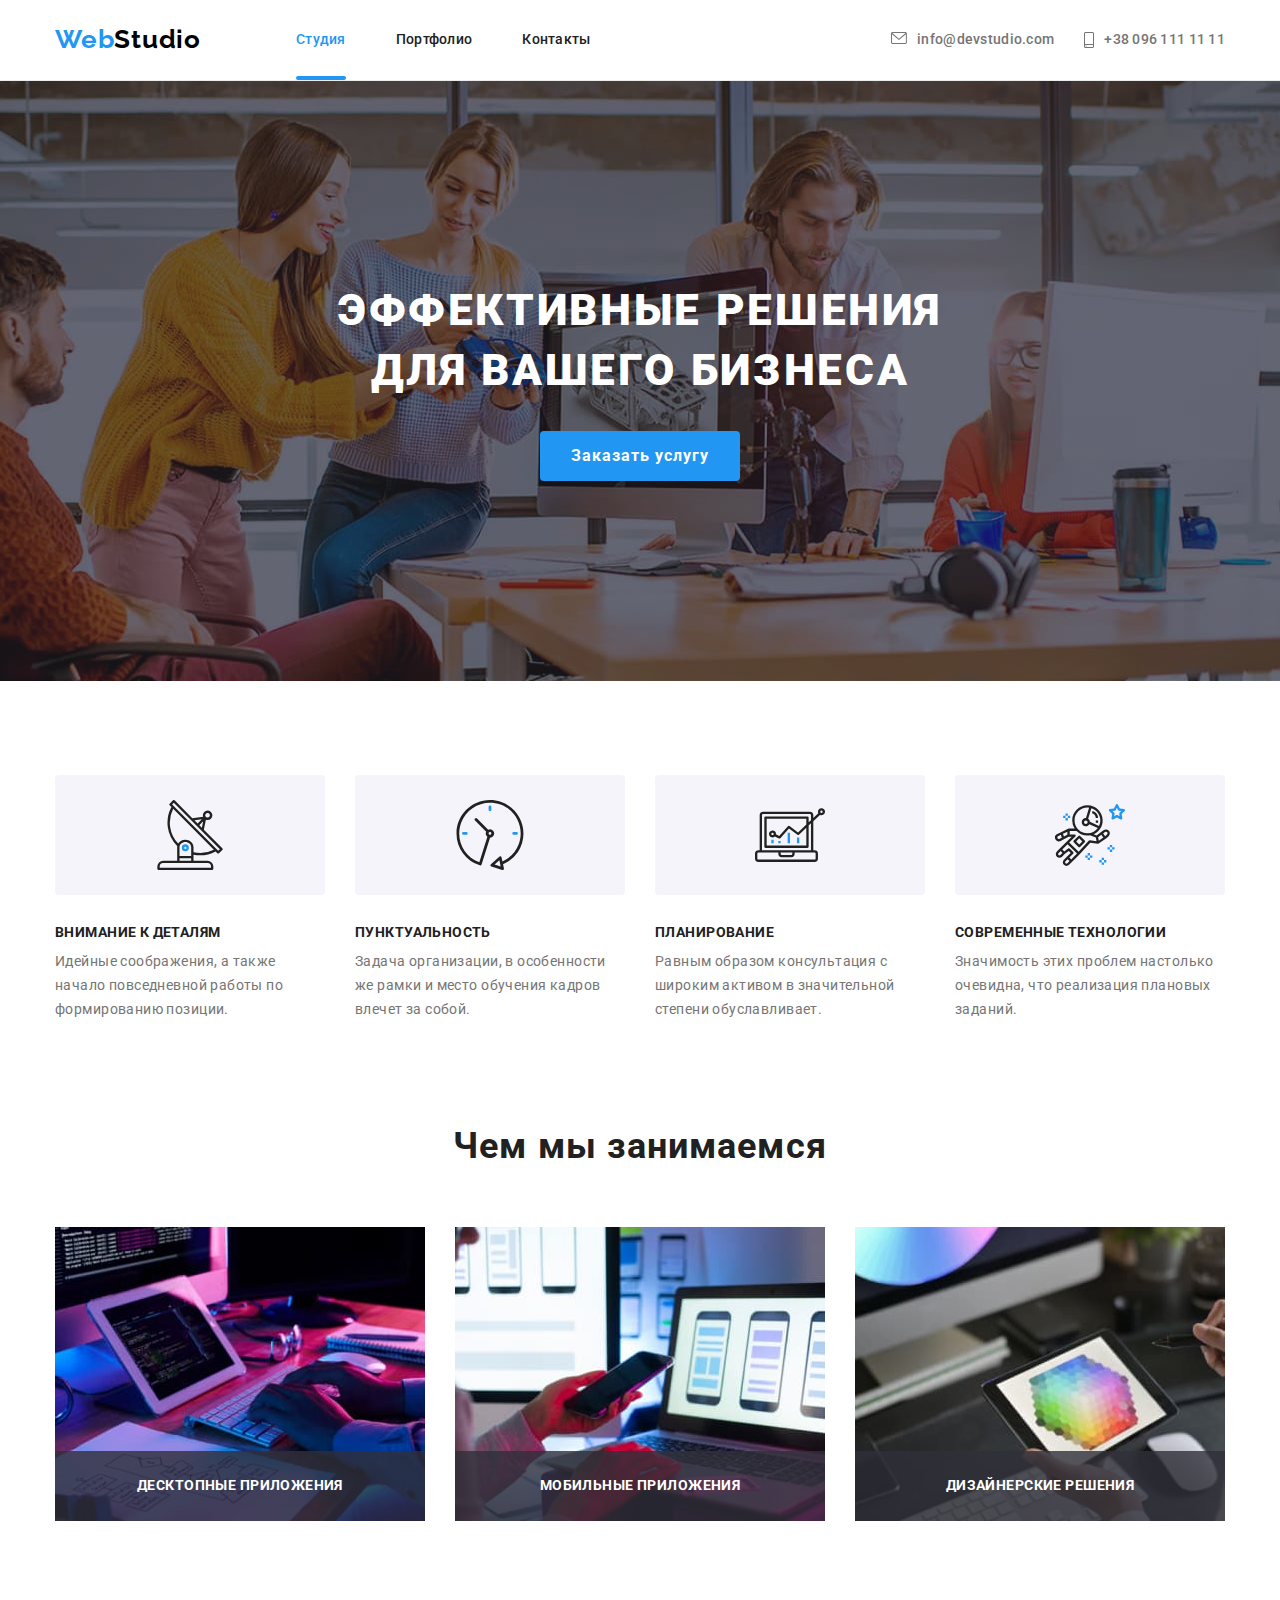
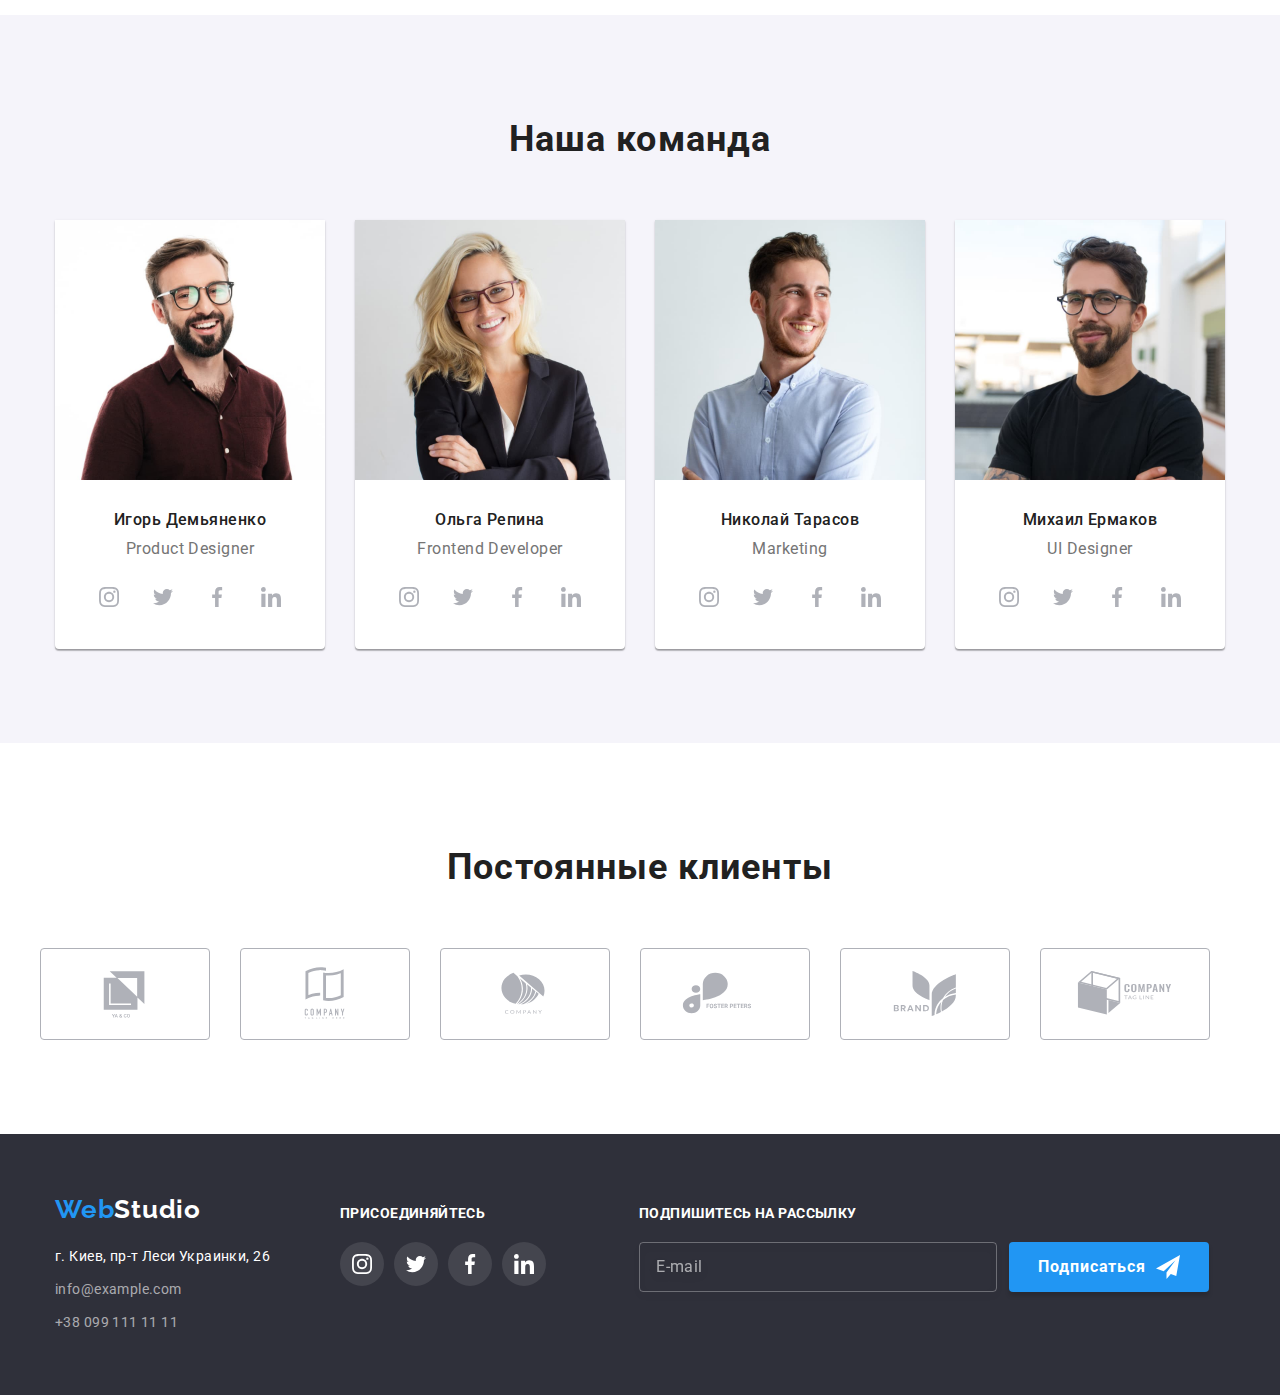
<file: index.html>
<!DOCTYPE html>
<html lang="ru">
  <head>
    <meta charset="UTF-8" />
    <meta http-equiv="X-UA-Compatible" content="IE=edge" />
    <meta name="viewport" content="width=device-width, initial-scale=1.0" />
    <title>Студия</title>

    <link rel="preconnect" href="https://fonts.googleapis.com" />
    <link rel="preconnect" href="https://fonts.gstatic.com" crossorigin />
    <link
      href="https://fonts.googleapis.com/css2?family=Raleway:wght@700&family=Roboto:ital,wght@0,500;0,700;0,900;1,400&display=swap"
      rel="stylesheet"
    />
    <link
      rel="stylesheet"
      href="https://cdnjs.cloudflare.com/ajax/libs/modern-normalize/1.1.0/modern-normalize.min.css"
    />
    <link rel="stylesheet" href="./css/style.css" />
  </head>

  <body>
    <!--Шапка-->
    <header class="header">
      <div class="container">
        <nav class="header-nav">
          <a href="./index.html" class="logo-link link">
            <span class="logo-web">Web</span><span class="logo-studio">Studio</span>
          </a>
          <ul class="nav-list list">
            <li class="nav-item"><a href="" class="nav-link link current">Студия</a></li>
            <li class="nav-item"><a href="./portfolio.html" class="nav-link link">Портфолио</a></li>
            <li class="nav-item"><a href="" class="nav-link link">Контакты</a></li>
          </ul>
        </nav>

        <ul class="contact-list list">
          <li class="contact-item">
            <a href="mailto:info@devstudio.com" class="mail-link link">
              <svg class="contact-icon" width="16" height="12">
                <use href="./img/icons.svg#icon-envelope"></use></svg
              >info@devstudio.com</a
            >
          </li>
          <li class="contact-item">
            <a href="tel:+380961111111" class="tel-link link">
              <svg class="contact-icon" width="10" height="16">
                <use href="./img/icons.svg#icon-smartphone"></use></svg
              >+38 096 111 11 11</a
            >
          </li>
        </ul>
      </div>
    </header>

    <!--Основное-->
    <main>
      <section class="hero">
        <div class="container hero-container">
          <h1 class="hero-title">Эффективные решения для вашего бизнеса</h1>
          <button type="button" class="hero-button" data-modal-open>Заказать услугу</button>
        </div>
      </section>

      <section class="section benefits">
        <div class="container">
          <!--Скрытый заголовок-->
          <h2 class="visually-hidden">Особенности</h2>
          <ul class="benefits-list list">
            <li class="benefits-item">
              <div class="benefits-container">
                <div class="benefits-center">
                  <svg class="benefits-icon" width="70" height="70">
                    <use href="./img/icons.svg#icon-antenna"></use>
                  </svg>
                </div>
              </div>
              <h3 class="benefits-title">Внимание к деталям</h3>
              <p class="benefits-text">
                Идейные соображения, а также начало повседневной работы по формированию позиции.
              </p>
            </li>
            <li class="benefits-item">
              <div class="benefits-container">
                <div class="benefits-center">
                  <svg class="benefits-icon" width="70" height="70">
                    <use href="./img/icons.svg#icon-clock"></use>
                  </svg>
                </div>
              </div>
              <h3 class="benefits-title">Пунктуальность</h3>
              <p class="benefits-text">
                Задача организации, в особенности же рамки и место обучения кадров влечет за собой.
              </p>
            </li>
            <li class="benefits-item">
              <div class="benefits-container">
                <div class="benefits-center">
                  <svg class="benefits-icon" width="70" height="70">
                    <use href="./img/icons.svg#icon-diagram"></use>
                  </svg>
                </div>
              </div>
              <h3 class="benefits-title">Планирование</h3>
              <p class="benefits-text">
                Равным образом консультация с широким активом в значительной степени обуславливает.
              </p>
            </li>
            <li class="benefits-item">
              <div class="benefits-container">
                <div class="benefits-center">
                  <svg class="benefits-icon" width="70" height="70">
                    <use href="./img/icons.svg#icon-astronaut"></use>
                  </svg>
                </div>
              </div>
              <h3 class="benefits-title">Современные технологии</h3>
              <p class="benefits-text">
                Значимость этих проблем настолько очевидна, что реализация плановых заданий.
              </p>
            </li>
          </ul>
        </div>
      </section>

      <section class="section about">
        <h2 class="about-title">Чем мы занимаемся</h2>
        <div class="container container-about">
          <ul class="about-list list">
            <li class="about-item">
              <div class="about-img">
                <img
                  src="./img/im1.jpg"
                  alt="Крупный план работающий программист стол офис"
                  width="370"
                />
                <h3 class="about-text">Десктопные приложения</h3>
              </div>
            </li>
            <li class="about-item">
              <div class="about-img">
                <img
                  src="./img/im2.jpg"
                  alt="Дизайнеры разрабатывают приложение интерфейс для мобильного телефона"
                  width="370"
                />
                <h3 class="about-text">Мобильные приложения</h3>
              </div>
            </li>
            <li class="about-item">
              <div class="about-img">
                <img
                  src="./img/im3.jpg"
                  alt="Веб-дизайнер выбирает цвет на графическом планшете"
                  width="370"
                />
                <h3 class="about-text">Дизайнерские решения</h3>
              </div>
            </li>
          </ul>
        </div>
      </section>

      <section class="section team">
        <div class="container">
          <h2 class="team-title">Наша команда</h2>
          <ul class="team-list list">
            <li class="team-item">
              <img src="./img/team1.jpg" alt="Фото Игоря Демьяненко" width="270" />
              <div class="team-container">
                <h3 class="team-person">Игорь Демьяненко</h3>
                <p lang="en" class="team-text">Product Designer</p>
                <ul class="team-soc-list list">
                  <li class="team-icons">
                    <a href="" class="team-link link">
                      <svg class="soc-icon" width="20" height="20">
                        <use href="./img/icons.svg#icon-instagram"></use>
                      </svg>
                    </a>
                  </li>
                  <li class="team-icons">
                    <a href="" class="team-link link">
                      <svg class="soc-icon" width="20" height="20">
                        <use href="./img/icons.svg#icon-twitter"></use>
                      </svg>
                    </a>
                  </li>
                  <li class="team-icons">
                    <a href="" class="team-link link">
                      <svg class="soc-icon" width="20" height="20">
                        <use href="./img/icons.svg#icon-facebook"></use>
                      </svg>
                    </a>
                  </li>
                  <li class="team-icons">
                    <a href="" class="team-link link">
                      <svg class="soc-icon" width="20" height="20">
                        <use href="./img/icons.svg#icon-linkedin"></use>
                      </svg>
                    </a>
                  </li>
                </ul>
              </div>
            </li>

            <li class="team-item">
              <img src="./img/team2.jpg" alt="Фото Ольги Репиной" width="270" />
              <div class="team-container">
                <h3 class="team-person">Ольга Репина</h3>
                <p lang="en" class="team-text">Frontend Developer</p>
                <ul class="team-soc-list list">
                  <li class="team-icons">
                    <a href="" class="team-link link">
                      <svg class="soc-icon" width="20" height="20">
                        <use href="./img/icons.svg#icon-instagram"></use>
                      </svg>
                    </a>
                  </li>
                  <li class="team-icons">
                    <a href="" class="team-link link">
                      <svg class="soc-icon" width="20" height="20">
                        <use href="./img/icons.svg#icon-twitter"></use>
                      </svg>
                    </a>
                  </li>
                  <li class="team-icons">
                    <a href="" class="team-link link">
                      <svg class="soc-icon" width="20" height="20">
                        <use href="./img/icons.svg#icon-facebook"></use>
                      </svg>
                    </a>
                  </li>
                  <li class="team-icons">
                    <a href="" class="team-link link">
                      <svg class="soc-icon" width="20" height="20">
                        <use href="./img/icons.svg#icon-linkedin"></use>
                      </svg>
                    </a>
                  </li>
                </ul>
              </div>
            </li>

            <li class="team-item">
              <img src="./img/team3.jpg" alt="Фото Николая Тарасова" width="270" />
              <div class="team-container">
                <h3 class="team-person">Николай Тарасов</h3>
                <p lang="en" class="team-text">Marketing</p>
                <ul class="team-soc-list list">
                  <li class="team-icons">
                    <a href="" class="team-link link">
                      <svg class="soc-icon" width="20" height="20">
                        <use href="./img/icons.svg#icon-instagram"></use>
                      </svg>
                    </a>
                  </li>
                  <li class="team-icons">
                    <a href="" class="team-link link">
                      <svg class="soc-icon" width="20" height="20">
                        <use href="./img/icons.svg#icon-twitter"></use>
                      </svg>
                    </a>
                  </li>
                  <li class="team-icons">
                    <a href="" class="team-link link">
                      <svg class="soc-icon" width="20" height="20">
                        <use href="./img/icons.svg#icon-facebook"></use>
                      </svg>
                    </a>
                  </li>
                  <li class="team-icons">
                    <a href="" class="team-link link">
                      <svg class="soc-icon" width="20" height="20">
                        <use href="./img/icons.svg#icon-linkedin"></use>
                      </svg>
                    </a>
                  </li>
                </ul>
              </div>
            </li>

            <li class="team-item">
              <img src="./img/team4.jpg" alt="Фото Михаила Ермакова" width="270" />
              <div class="team-container">
                <h3 class="team-person">Михаил Ермаков</h3>
                <p lang="en" class="team-text">UI Designer</p>
                <ul class="team-soc-list list">
                  <li class="team-icons">
                    <a href="" class="team-link link">
                      <svg class="soc-icon" width="20" height="20">
                        <use href="./img/icons.svg#icon-instagram"></use>
                      </svg>
                    </a>
                  </li>
                  <li class="team-icons">
                    <a href="" class="team-link link">
                      <svg class="soc-icon" width="20" height="20">
                        <use href="./img/icons.svg#icon-twitter"></use>
                      </svg>
                    </a>
                  </li>
                  <li class="team-icons">
                    <a href="" class="team-link link">
                      <svg class="soc-icon" width="20" height="20">
                        <use href="./img/icons.svg#icon-facebook"></use>
                      </svg>
                    </a>
                  </li>
                  <li class="team-icons">
                    <a href="" class="team-link link">
                      <svg class="soc-icon" width="20" height="20">
                        <use href="./img/icons.svg#icon-linkedin"></use>
                      </svg>
                    </a>
                  </li>
                </ul>
              </div>
            </li>
          </ul>
        </div>
      </section>
      <section class="section clients">
        <h2 class="client-title">Постоянные клиенты</h2>
        <ul class="clients-list list">
          <li class="clients-item">
            <a href="" class="client-link link">
              <svg class="client-icon" width="106" height="60">
                <use href="./img/icons.svg#icon-Logo1"></use>
              </svg>
            </a>
          </li>
          <li class="clients-item">
            <a href="" class="client-link link">
              <svg class="client-icon" width="106" height="60">
                <use href="./img/icons.svg#icon-logo2"></use>
              </svg>
            </a>
          </li>
          <li class="clients-item">
            <a href="" class="client-link link">
              <svg class="client-icon" width="106" height="60">
                <use href="./img/icons.svg#icon-Logo3"></use>
              </svg>
            </a>
          </li>
          <li class="clients-item">
            <a href="" class="client-link link">
              <svg class="client-icon" width="106" height="60">
                <use href="./img/icons.svg#icon-Logo4"></use>
              </svg>
            </a>
          </li>
          <li class="clients-item">
            <a href="" class="client-link link">
              <svg class="client-icon" width="106" height="60">
                <use href="./img/icons.svg#icon-Logo5"></use>
              </svg>
            </a>
          </li>
          <li class="clients-item">
            <a href="" class="client-link link">
              <svg class="client-icon" width="106" height="60">
                <use href="./img/icons.svg#icon-Logo6"></use>
              </svg>
            </a>
          </li>
        </ul>
      </section>
    </main>

    <!--Подвал-->
    <footer class="footer">
      <div class="container footer-container">
        <div>
          <a href="/" class="logo-link-footer link">
            <span class="logo-web">Web</span><span class="logo-studio logo-footer">Studio</span>
          </a>
          <address class="address">
            <ul class="address-list list">
              <li class="address-item">
                <p class="address-text">г. Киев, пр-т Леси Украинки, 26</p>
              </li>
              <li class="address-item">
                <a href="mailto:info@example.com" class="address-mail link">info@example.com</a>
              </li>
              <li class="address-item">
                <a href="tel:+380991111111" class="address-tel link">+38 099 111 11 11</a>
              </li>
            </ul>
          </address>
        </div>

        <div class="footer-contact">
          <h3 class="footer-title">присоединяйтесь</h3>
          <ul class="footer-list list">
            <li class="footer-icon">
              <a href="" class="footer-link link">
                <svg class="footer-soc-icon" width="20" height="20">
                  <use href="./img/icons.svg#icon-instagram"></use>
                </svg>
              </a>
            </li>
            <li class="footer-icon">
              <a href="" class="footer-link link">
                <svg class="footer-soc-icon" width="20" height="20">
                  <use href="./img/icons.svg#icon-twitter"></use>
                </svg>
              </a>
            </li>
            <li class="footer-icon">
              <a href="" class="footer-link link">
                <svg class="footer-soc-icon" width="20" height="20">
                  <use href="./img/icons.svg#icon-facebook"></use>
                </svg>
              </a>
            </li>
            <li class="footer-icon">
              <a href="" class="footer-link link">
                <svg class="footer-soc-icon" width="20" height="20">
                  <use href="./img/icons.svg#icon-linkedin"></use>
                </svg>
              </a>
            </li>
          </ul>
        </div>

        <form>
          <div class="footer-form">
            <div class="footer-form-center">
              <label for="email" class="footer-label"> Подпишитесь на рассылку </label>
              <input
                class="footer-input"
                type="email"
                name="email"
                id="email"
                placeholder="E-mail"
              />
            </div>
            <button type="submit" class="footer-button">
              Подписаться

              <svg class="footer-input-icon" width="24" height="24">
                <use href="./img/icons.svg#icon-send"></use>
              </svg>
            </button>
          </div>
        </form>
      </div>
    </footer>

    <!-- модальное окно -->

    <div class="backdrop is-hidden" data-modal>
      <div class="modal">
        <button type="button" class="close" data-modal-close>
          <svg class="close-icon" width="18" height="18">
            <use href="./img/icons.svg#icon-close"></use>
          </svg>
        </button>

        <div class="form-input">
          <h2 class="data-title">Оставьте свои данные, мы вам перезвоним</h2>
          <form class="data-form">
            <label class="data-label"
              >Имя
              <input type="text" name="name" class="data-input" />
              <svg class="data-icon" width="18" height="18">
                <use href="./img/icons.svg#icon-person"></use>
              </svg>
            </label>

            <label class="data-label"
              >Телефон
              <input type="tel" name="tel" class="data-input" />
              <svg class="data-icon" width="18" height="18">
                <use href="./img/icons.svg#icon-phone-black"></use>
              </svg>
            </label>

            <label class="data-label"
              >Почта
              <input type="email" name="email" class="data-input" />
              <svg class="data-icon" width="18" height="18">
                <use href="./img/icons.svg#icon-email-black"></use>
              </svg>
            </label>

            <label class="data-label"
              >Комментарий
              <textarea
                name="comment"
                rows="6"
                placeholder="Введите текст"
                class="comment-input"
              ></textarea>
            </label>

            <div class="privaty">
              <label class="check-text">
                <input type="checkbox" name="check" class="check-input visually-hidden" />
                <span class="check-icon">
                  <svg class="checkdox-icon" width="16" height="15">
                    <use href="./img/icons.svg#icon-check"></use>
                  </svg>
                </span>
                Соглашаюсь с рассылкой и принимаю
                <a href="" class="check-link">Условия договора</a>
              </label>
            </div>

            <div class="submit-button">
              <button type="submit" class="data-button">Отправить</button>
            </div>
          </form>
        </div>
      </div>
    </div>
    <script src="./js/modal.js"></script>
  </body>
</html>
</file>
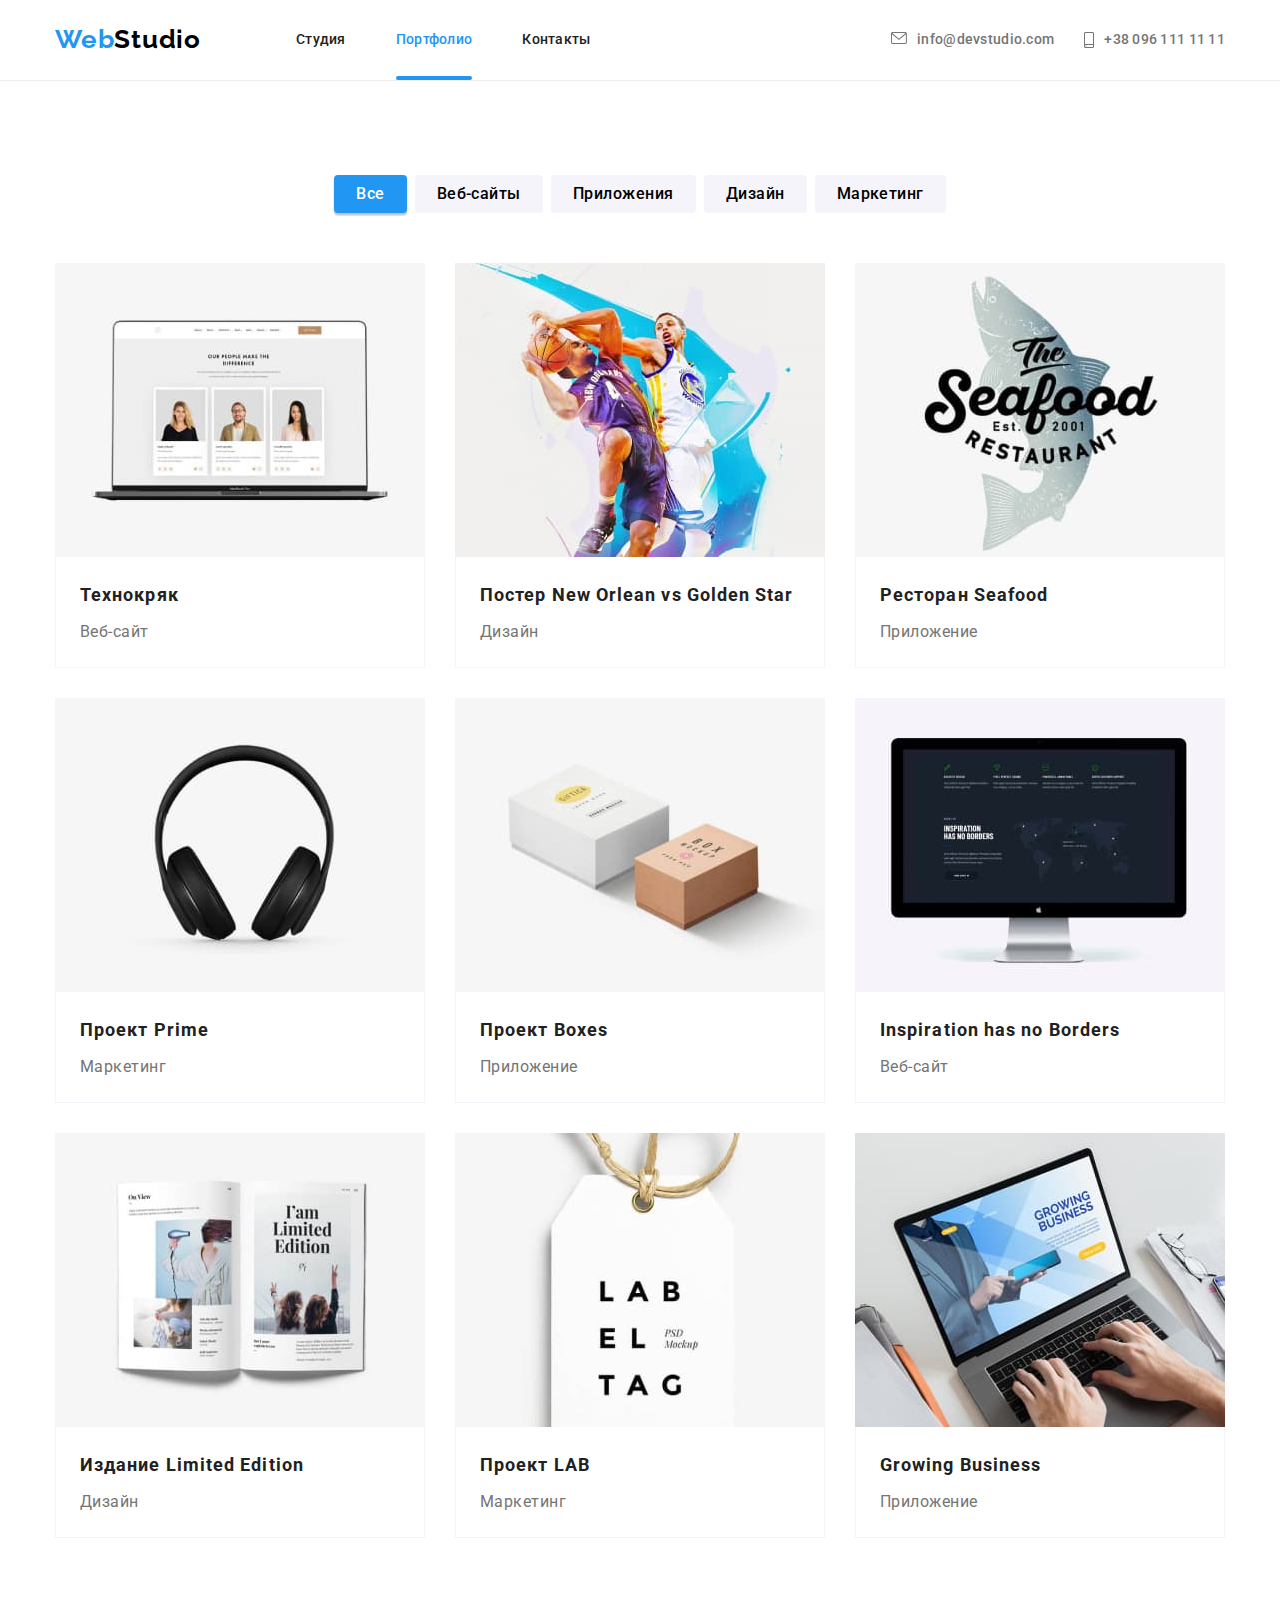
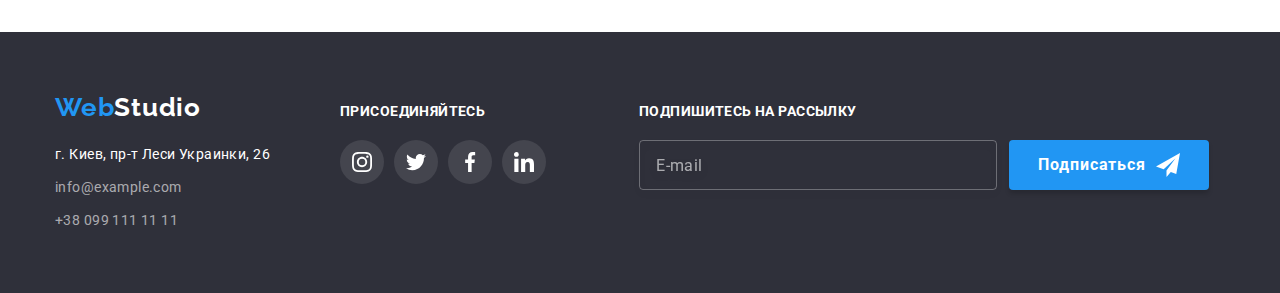
<file: portfolio.html>
<!DOCTYPE html>
<html lang="ru">
  <head>
    <meta charset="UTF-8" />
    <meta http-equiv="X-UA-Compatible" content="IE=edge" />
    <meta name="viewport" content="width=device-width, initial-scale=1.0" />
    <title>Портфолио</title>

    <link rel="preconnect" href="https://fonts.googleapis.com" />
    <link rel="preconnect" href="https://fonts.gstatic.com" crossorigin />
    <link
      href="https://fonts.googleapis.com/css2?family=Raleway:wght@700&family=Roboto:ital,wght@0,500;0,700;0,900;1,400&display=swap"
      rel="stylesheet"
    />
    <link
      rel="stylesheet"
      href="https://cdnjs.cloudflare.com/ajax/libs/modern-normalize/1.1.0/modern-normalize.min.css"
    />
    <link rel="stylesheet" href="./css/style.css" />
  </head>

  <body>
    <!--Шапка-->
    <header class="header">
      <div class="container">
        <nav class="header-nav">
          <a href="./index.html" class="logo-link link">
            <span class="logo-web">Web</span><span class="logo-studio">Studio</span>
          </a>
          <ul class="nav-list list">
            <li class="nav-item">
              <a href="./index.html" class="nav-link link">Студия</a>
            </li>
            <li class="nav-item">
              <a href="./portfolio.html" class="nav-link link current">Портфолио</a>
            </li>
            <li class="nav-item"><a href="" class="nav-link link">Контакты</a></li>
          </ul>
        </nav>

        <ul class="contact-list list">
          <li class="contact-item">
            <a href="mailto:info@devstudio.com" class="mail-link link">
              <svg class="contact-icon" width="16" height="12">
                <use href="./img/icons.svg#icon-envelope"></use></svg
              >info@devstudio.com</a
            >
          </li>
          <li class="contact-item">
            <a href="tel:+380961111111" class="tel-link link">
              <svg class="contact-icon" width="10" height="16">
                <use href="./img/icons.svg#icon-smartphone"></use></svg
              >+38 096 111 11 11</a
            >
          </li>
        </ul>
      </div>
    </header>

    <!--Основное-->
    <main>
      <section class="section project">
        <div class="container">
          <!--Скрытый заголовок-->
          <h1 class="visually-hidden">Наши работы</h1>
          <ul class="button-list list">
            <li class="button-item">
              <button type="button" class="button-filter current">Все</button>
            </li>
            <li class="button-item">
              <button type="button" class="button-filter">Веб-сайты</button>
            </li>
            <li class="button-item">
              <button type="button" class="button-filter">Приложения</button>
            </li>
            <li class="button-item"><button type="button" class="button-filter">Дизайн</button></li>
            <li class="button-item">
              <button type="button" class="button-filter">Маркетинг</button>
            </li>
          </ul>

          <ul class="project-list list">
            <li class="project-item">
              <a href="" class="project-link link">
                <div class="project-top">
                  <img src="./img/pr1.jpg" alt="фото проекта" width="370" />
                  <p class="project-top-text">
                    Ресурс предлагает комплексные предложения с разным уровнем функционала и
                    сервисов. Все это позволит посетителю получить исчерпывающие сведения о компании
                    или частном лице.
                  </p>
                </div>
                <div class="container-project">
                  <h2 class="project-title">Технокряк</h2>
                  <p class="project-text">Веб-сайт</p>
                </div>
              </a>
            </li>
            <li class="project-item">
              <a href="" class="project-link link">
                <div class="project-top">
                  <img src="./img/pr2.jpg" alt="фото проекта" width="370" />
                  <p class="project-top-text">
                    Ресурс предлагает комплексные предложения с разным уровнем функционала и
                    сервисов. Все это позволит посетителю получить исчерпывающие сведения о компании
                    или частном лице.
                  </p>
                </div>
                <div class="container-project">
                  <h2 class="project-title" lang="en">Постер New Orlean vs Golden Star</h2>
                  <p class="project-text">Дизайн</p>
                </div>
              </a>
            </li>
            <li class="project-item">
              <a href="" class="project-link link">
                <div class="project-top">
                  <img src="./img/pr3.jpg" alt="фото проекта" width="370" />
                  <p class="project-top-text">
                    Ресурс предлагает комплексные предложения с разным уровнем функционала и
                    сервисов. Все это позволит посетителю получить исчерпывающие сведения о компании
                    или частном лице.
                  </p>
                </div>
                <div class="container-project">
                  <h2 class="project-title" lang="en">Ресторан Seafood</h2>
                  <p class="project-text">Приложение</p>
                </div>
              </a>
            </li>
            <li class="project-item">
              <a href="" class="project-link link">
                <div class="project-top">
                  <img src="./img/pr4.jpg" alt="фото проекта" width="370" />
                  <p class="project-top-text">
                    Ресурс предлагает комплексные предложения с разным уровнем функционала и
                    сервисов. Все это позволит посетителю получить исчерпывающие сведения о компании
                    или частном лице.
                  </p>
                </div>
                <div class="container-project">
                  <h2 class="project-title" lang="en">Проект Prime</h2>
                  <p class="project-text">Маркетинг</p>
                </div>
              </a>
            </li>
            <li class="project-item">
              <a href="" class="project-link link">
                <div class="project-top">
                  <img src="./img/pr5.jpg" alt="фото проекта" width="370" />
                  <p class="project-top-text">
                    Ресурс предлагает комплексные предложения с разным уровнем функционала и
                    сервисов. Все это позволит посетителю получить исчерпывающие сведения о компании
                    или частном лице.
                  </p>
                </div>
                <div class="container-project">
                  <h2 class="project-title" lang="en">Проект Boxes</h2>
                  <p class="project-text">Приложение</p>
                </div>
              </a>
            </li>
            <li class="project-item">
              <a href="" class="project-link link">
                <div class="project-top">
                  <img src="./img/pr6.jpg" alt="фото проекта" width="370" />
                  <p class="project-top-text">
                    Ресурс предлагает комплексные предложения с разным уровнем функционала и
                    сервисов. Все это позволит посетителю получить исчерпывающие сведения о компании
                    или частном лице.
                  </p>
                </div>
                <div class="container-project">
                  <h2 class="project-title" lang="en">Inspiration has no Borders</h2>
                  <p class="project-text">Веб-сайт</p>
                </div>
              </a>
            </li>
            <li class="project-item">
              <a href="" class="project-link link">
                <div class="project-top">
                  <img src="./img/pr7.jpg" alt="фото проекта" width="370" />
                  <p class="project-top-text">
                    Ресурс предлагает комплексные предложения с разным уровнем функционала и
                    сервисов. Все это позволит посетителю получить исчерпывающие сведения о компании
                    или частном лице.
                  </p>
                </div>
                <div class="container-project">
                  <h2 class="project-title" lang="en">Издание Limited Edition</h2>
                  <p class="project-text">Дизайн</p>
                </div>
              </a>
            </li>
            <li class="project-item">
              <a href="" class="project-link link">
                <div class="project-top">
                  <img src="./img/pr8.jpg" alt="" width="370" />
                  <p class="project-top-text">
                    Ресурс предлагает комплексные предложения с разным уровнем функционала и
                    сервисов. Все это позволит посетителю получить исчерпывающие сведения о компании
                    или частном лице.
                  </p>
                </div>
                <div class="container-project">
                  <h2 class="project-title" lang="en">Проект LAB</h2>
                  <p class="project-text">Маркетинг</p>
                </div>
              </a>
            </li>
            <li class="project-item">
              <a href="" class="project-link link">
                <div class="project-top">
                  <img src="./img/pr9.jpg" alt="фото проекта" width="370" />
                  <p class="project-top-text">
                    Ресурс предлагает комплексные предложения с разным уровнем функционала и
                    сервисов. Все это позволит посетителю получить исчерпывающие сведения о компании
                    или частном лице.
                  </p>
                </div>
                <div class="container-project">
                  <h2 class="project-title" lang="en">Growing Business</h2>
                  <p class="project-text">Приложение</p>
                </div>
              </a>
            </li>
          </ul>
        </div>
      </section>
    </main>

    <!--Подвал-->
    <footer class="footer">
      <div class="container footer-container">
        <div>
          <a href="/" class="logo-link-footer link">
            <span class="logo-web">Web</span><span class="logo-studio logo-footer">Studio</span>
          </a>
          <address class="address">
            <ul class="address-list list">
              <li class="address-item">
                <p class="address-text">г. Киев, пр-т Леси Украинки, 26</p>
              </li>
              <li class="address-item">
                <a href="mailto:info@example.com" class="address-mail link">info@example.com</a>
              </li>
              <li class="address-item">
                <a href="tel:+380991111111" class="address-tel link">+38 099 111 11 11</a>
              </li>
            </ul>
          </address>
        </div>

        <div class="footer-contact">
          <h3 class="footer-title">присоединяйтесь</h3>
          <ul class="footer-list list">
            <li class="footer-icon">
              <a href="" class="footer-link link">
                <svg class="footer-soc-icon" width="20" height="20">
                  <use href="./img/icons.svg#icon-instagram"></use>
                </svg>
              </a>
            </li>
            <li class="footer-icon">
              <a href="" class="footer-link link">
                <svg class="footer-soc-icon" width="20" height="20">
                  <use href="./img/icons.svg#icon-twitter"></use>
                </svg>
              </a>
            </li>
            <li class="footer-icon">
              <a href="" class="footer-link link">
                <svg class="footer-soc-icon" width="20" height="20">
                  <use href="./img/icons.svg#icon-facebook"></use>
                </svg>
              </a>
            </li>
            <li class="footer-icon">
              <a href="" class="footer-link link">
                <svg class="footer-soc-icon" width="20" height="20">
                  <use href="./img/icons.svg#icon-linkedin"></use>
                </svg>
              </a>
            </li>
          </ul>
        </div>

        <form>
          <div class="footer-form">
            <div class="footer-form-center">
              <label for="mail" class="footer-label"> Подпишитесь на рассылку </label>
              <input class="footer-input" type="email" name="mail" id="mail" placeholder="E-mail" />
            </div>
            <button type="submit" class="footer-button">
              Подписаться

              <svg class="footer-input-icon" width="24" height="24">
                <use href="./img/icons.svg#icon-send"></use>
              </svg>
            </button>
          </div>
        </form>
      </div>
    </footer>
  </body>
</html>
</file>
<file: css/style.css>
:root {
  --main-color: #ffffff;
  --text-ft-color: rgba(255, 255, 255, 0.6);
  --text-color: #212121;
  --text-accent-color: #ffffff;
  --text-sec-color: #757575;
  --accent-color: #2196f3;
  --bg-color: #f5f4fa;
  --bg-accent-color: #2f303a;
  --text-logo-color: #000000;
  --bg-button: #188ce8;
  --color-icon: #afb1b8;
}

body {
  background-color: var(--main-color);
  color: var(--text-color);

  font-family: 'Roboto', sans-serif;
}

/*-------- reset------*/

.list {
  list-style: none;
  padding: 0;
  margin: 0;
}

.link {
  text-decoration: none;
}

h1,
h2,
h3,
p {
  margin: 0;
}

ul,
ol {
  margin: 0;
  padding-left: 0;
}

input {
  outline: none;
}
/*-----general-----*/

.container {
  width: 1200px;
  margin: 0 auto;
  padding: 0 15px;
}

img {
  display: block;
  max-width: 100%;
  height: auto;
}

.section {
  padding-top: 94px;
  padding-bottom: 94px;
}

/*------------------------------header-------------------------------*/

.header {
  border-bottom: 1px solid #ececec;
}
.header .container {
  display: flex;
  align-items: center;
}

.header-nav {
  display: flex;
}

.logo-link {
  margin-right: 95px;
  margin-top: auto;
  margin-bottom: auto;
}

.logo-web,
.logo-studio {
  font-family: 'Raleway', sans-serif;
  font-weight: 700;
  font-size: 26px;
  line-height: 1.2;
  letter-spacing: 0.03em;
}

.logo-web {
  color: var(--accent-color);
}

.logo-studio {
  color: var(--text-logo-color);
}

.nav-list,
.contact-list {
  display: flex;
  align-items: center;
}

.contact-list {
  margin-left: auto;
}

.nav-item:not(:last-child) {
  margin-right: 50px;
}

.contact-item {
  display: flex;
  align-items: baseline;
  margin-left: 30px;
}

.nav-link {
  display: block;
  padding: 32px 0;
  font-weight: 500;
  font-size: 14px;
  line-height: 1.1;
  letter-spacing: 0.02em;

  color: var(--text-color);

  position: relative;
  transition: color 250ms cubic-bezier(0.4, 0, 0.2, 1);
}

.nav-link:hover,
.nav-link:focus {
  color: var(--accent-color);
}

.mail-link,
.tel-link {
  display: flex;

  padding: 32px 0;

  font-weight: 500;
  font-size: 14px;
  line-height: 1.1;
  letter-spacing: 0.02em;

  color: var(--text-sec-color);

  transition: color 250ms cubic-bezier(0.4, 0, 0.2, 1);
}

.mail-link:hover,
.mail-link:focus,
.tel-link:hover,
.tel-link:focus {
  color: var(--accent-color);
}

.contact-icon {
  margin-right: 10px;
  fill: currentColor;
}

.current {
  color: var(--accent-color);
}

.nav-link.current::after {
  content: '';
  position: absolute;
  width: 100%;
  height: 4px;
  left: 0;
  bottom: 0;

  background: var(--accent-color);
  border-radius: 2px;
}
/*--------------------------hero-----------------*/

.hero,
.footer {
  background-color: var(--bg-accent-color);
}

.hero {
  text-align: center;
  padding: 200px 0;

  background-image: linear-gradient(rgba(47, 48, 58, 0.4), rgba(47, 48, 58, 0.4)),
    url(../img/herobg.jpg);
  background-repeat: no-repeat;
  background-position: center;
  background-size: cover;
  max-width: 1600px;
}

.hero-title {
  font-weight: 900;
  font-size: 44px;
  line-height: 1.36;
  text-align: center;
  letter-spacing: 0.06em;
  text-transform: uppercase;

  color: var(--text-accent-color);

  max-width: 696px;

  margin: 0 auto;
}

.hero-button {
  display: inline-block;
  min-width: 200px;
  height: 50px;

  background-color: var(--accent-color);

  font-family: inherit;
  font-weight: 700;
  font-size: 16px;
  line-height: 1.88;

  align-items: center;
  text-align: center;
  letter-spacing: 0.06em;

  color: var(--text-accent-color);

  border: none;
  border-radius: 4px;

  cursor: pointer;

  margin-top: 30px;

  transition: background-color 250ms cubic-bezier(0.4, 0, 0.2, 1);
}

.hero-button:hover,
.hero-button:focus {
  background-color: var(--bg-button);
}

/*----------------------Benefits--------------------*/
.section.benefits {
  padding-bottom: 0;
}
.visually-hidden {
  position: absolute;
  white-space: nowrap;
  width: 1px;
  height: 1px;
  overflow: hidden;
  border: 0;
  padding: 0;
  clip: rect(0 0 0 0);
  clip-path: inset(50%);
  margin: -1px;
}

.benefits-list {
  display: flex;
}

.benefits-item + .benefits-item {
  margin-left: 30px;
}

.benefits-container {
  width: 270px;
  height: 120px;
  margin-bottom: 30px;
  border-radius: 4px;
  background-color: var(--bg-color);
}

.benefits-center {
  display: flex;
  width: 100%;
  height: 100%;
  justify-content: center;
  align-items: center;
}

.benefits-title {
  font-size: 14px;
  line-height: 1.1;
  letter-spacing: 0.03em;
  text-transform: uppercase;
  padding-bottom: 10px;
}

.benefits-text {
  font-size: 14px;
  line-height: 1.71;
  letter-spacing: 0.03em;

  color: var(--text-sec-color);

  max-width: 270px;
}

/*-------------------------------about-------------------*/

.about-title,
.team-title,
.client-title {
  font-size: 36px;
  line-height: 1.7;
  text-align: center;
  letter-spacing: 0.03em;
  padding-bottom: 50px;
}

.about-list {
  display: flex;
  justify-content: center;
  align-items: stretch;
}

.about-item + .about-item {
  margin-left: 30px;
}

.about-img {
  position: relative;
}

.about-text {
  position: absolute;
  display: flex;
  left: 0;
  bottom: 0;

  width: 100%;
  height: 70px;
  justify-content: center;
  align-items: center;

  font-size: 14px;
  line-height: 1.14;
  text-align: center;

  letter-spacing: 0.03em;
  text-transform: uppercase;

  color: var(--text-accent-color);
  background-color: rgba(47, 48, 58, 0.8);
}
/*------------------------------team------------------*/

.team {
  background-color: var(--bg-color);
}
.team-list {
  display: flex;
  justify-content: center;
}
.team-item {
  display: block;
  width: 270px;

  background-color: var(--main-color);

  box-shadow: 0px 1px 3px rgba(0, 0, 0, 0.12), 0px 1px 1px rgba(0, 0, 0, 0.14),
    0px 2px 1px rgba(0, 0, 0, 0.2);
  border-radius: 0px 0px 4px 4px;
}

.team-item + .team-item {
  margin-left: 30px;
}

.team-container {
  padding-top: 30px;
  padding-bottom: 30px;
}
.team-person {
  font-weight: 500;
  font-size: 16px;
  line-height: 1.2;
  text-align: center;
  letter-spacing: 0.03em;

  margin-bottom: 10px;
}

.team-text {
  font-size: 16px;
  line-height: 1.2;
  text-align: center;
  letter-spacing: 0.03em;

  color: var(--text-sec-color);

  margin-bottom: 16px;
}

.team-soc-list,
.footer-list {
  display: flex;
  justify-content: center;
}

.team-icons,
.footer-icon {
  width: 44px;
  height: 44px;
  margin-right: 10px;
}

.team-icons:last-child,
.footer-icon:last-child {
  margin-right: 0;
}

.team-link,
.footer-link {
  display: flex;
  width: 100%;
  height: 100%;
  border-radius: 50%;
  align-items: center;
  justify-content: center;

  transition: background-color 250ms cubic-bezier(0.4, 0, 0.2, 1);
}

.soc-icon {
  fill: var(--color-icon);
  transition: fill 250ms cubic-bezier(0.4, 0, 0.2, 1);
}

.team-link:hover,
.team-link:focus {
  background-color: var(--accent-color);
}

.team-link:hover .soc-icon,
.team-link:focus .soc-icon {
  fill: var(--text-accent-color);
}

/*-----------clients-----------*/

.clients-list {
  display: flex;
  justify-content: center;
}

.clients-item {
  width: 170px;
  height: 92px;

  margin-right: 30px;
  color: var(--color-icon);
}

.clients-item :last-child {
  margin-right: 0;
}

.client-link {
  display: flex;
  width: 100%;
  height: 100%;
  border: 1px solid var(--color-icon);
  border-radius: 4px;

  justify-content: center;
  align-items: center;

  color: var(--color-icon);

  transition: color 250ms cubic-bezier(0.4, 0, 0.2, 1),
    border-color 250ms cubic-bezier(0.4, 0, 0.2, 1);
}

.client-icon {
  fill: currentColor;
}

.client-link:hover,
.client-link:focus {
  color: var(--accent-color);
  border-color: var(--accent-color);
}

.client-link:hover .clients-item,
.client-link:focus .clients-item {
  border: 1px solid var(--accent-color);
}

/*----------------------footer------------------*/

.footer {
  padding: 60px 0;
}

.footer-container {
  display: flex;
  align-items: baseline;
}

.logo-studio.logo-footer {
  color: var(--text-accent-color);
}

.logo-link-footer {
  display: inline-block;

  margin-bottom: 20px;
}
.address-text {
  margin-bottom: 9px;

  font-weight: 400;
  font-size: 14px;
  line-height: 1.71;
  letter-spacing: 0.03em;

  color: var(--text-accent-color);
}

.address-mail,
.address-tel {
  font-weight: 400;
  font-size: 14px;
  line-height: 1.71;
  letter-spacing: 0.03em;

  color: var(--text-ft-color);
}

.address-mail {
  display: inline-block;
  margin-bottom: 9px;
}

.address {
  font-style: normal;
}

.footer-contact {
  margin-left: 70px;
}

.footer-title,
.footer-label {
  font-weight: 700;
  font-size: 14px;
  line-height: 1.14;
  letter-spacing: 0.03em;
  text-transform: uppercase;

  color: var(--text-accent-color);
  margin-bottom: 20px;
}

.footer-link {
  background-color: rgba(255, 255, 255, 0.1);
}

.footer-soc-icon {
  fill: var(--text-accent-color);
}

.footer-link:hover,
.footer-link:focus {
  background-color: var(--accent-color);
}

.footer-form {
  display: flex;
  margin-left: 93px;
  align-items: flex-end;
}

.footer-form-center {
}

.footer-label {
  display: flex;
  flex-direction: column;
}

.footer-input {
  display: flex;

  width: 358px;
  height: 50px;
  align-items: center;

  padding-left: 16px;

  background-color: inherit;

  border: 1px solid rgba(255, 255, 255, 0.3);
  filter: drop-shadow(0px 4px 4px rgba(0, 0, 0, 0.15));
  border-radius: 4px;

  transition: border-color 250ms cubic-bezier(0.4, 0, 0.2, 1);
}

.footer-input::placeholder {
  front-family: inherit;
  font-weight: 400;
  font-size: 16px;
  line-height: 1.25;

  letter-spacing: 0.03em;

  color: rgba(255, 255, 255, 0.6);
}

.footer-input:focus {
  border: 1px solid var(--accent-color);
  color: var(--text-accent-color);
}

.footer-button {
  /* display: inline-block; */
  display: flex;
  min-width: 200px;
  height: 50px;
  margin-left: 12px;

  font-family: inherit;
  font-weight: 700;
  font-size: 16px;
  line-height: 1.88;
  color: var(--text-accent-color);

  align-items: center;
  justify-content: center;

  letter-spacing: 0.06em;

  border: none;
  background-color: var(--accent-color);
  box-shadow: 0px 4px 4px rgba(0, 0, 0, 0.15);
  border-radius: 4px;

  cursor: pointer;

  transition: background-color 250ms cubic-bezier(0.4, 0, 0.2, 1);
}

.footer-button:hover,
.footer-button:focus {
  background-color: var(--bg-button);
}
.footer-input-icon {
  margin-left: 10px;
  text-align: center;
}

/*----------------------portfolio----------------*/

.button-list {
  display: flex;
  justify-content: center;
  margin-bottom: 50px;
}

.button-item + .button-item {
  margin-left: 8px;
}

.button-filter {
  background-color: var(--bg-color);

  font-family: inherit;
  font-weight: 500;
  font-size: 16px;
  line-height: 1.62;
  text-align: center;
  letter-spacing: 0.03em;

  border: none;
  border-radius: 4px;
  cursor: pointer;

  padding: 6px 22px;
  transition: background-color 250ms cubic-bezier(0.4, 0, 0.2, 1),
    color 250ms cubic-bezier(0.4, 0, 0.2, 1), box-shadow 250ms cubic-bezier(0.4, 0, 0.2, 1);
}

.button-filter:hover,
.button-filter:focus {
  background-color: var(--accent-color);
  color: var(--text-accent-color);
  box-shadow: 0px 3px 1px rgba(0, 0, 0, 0.1), 0px 1px 2px rgba(0, 0, 0, 0.08),
    0px 2px 2px rgba(0, 0, 0, 0.12);
}

.button-filter.current {
  background-color: var(--accent-color);
  color: var(--text-accent-color);
  box-shadow: 0px 3px 1px rgba(0, 0, 0, 0.1), 0px 1px 2px rgba(0, 0, 0, 0.08),
    0px 2px 2px rgba(0, 0, 0, 0.12);
}

.project-link {
  display: block;
  cursor: pointer;
  transition: box-shadow 250ms cubic-bezier(0.4, 0, 0.2, 1);
}

.project-link:hover,
.project-link:focus {
  box-shadow: 0px 1px 1px rgba(0, 0, 0, 0.12), 0px 4px 4px rgba(0, 0, 0, 0.06),
    1px 4px 6px rgba(0, 0, 0, 0.16);
}

.project-list {
  display: flex;
  flex-wrap: wrap;
  margin-bottom: -30px;
}

.project-item {
  margin-left: 30px;

  background-color: var(--main-color);

  margin-bottom: 30px;
}

.project-item:nth-child(3n + 1) {
  margin-left: 0;
}

.container-project {
  padding: 20px 24px;

  border-bottom: 1px solid var(--bg-color);
  border-left: 1px solid var(--bg-color);
  border-right: 1px solid var(--bg-color);
}

.project-title {
  color: var(--text-color);
  margin-bottom: 4px;

  font-size: 18px;
  line-height: 2;
  letter-spacing: 0.06em;
}
.project-text {
  font-size: 16px;
  line-height: 1.88;
  letter-spacing: 0.03em;

  color: var(--text-sec-color);
}

.project-top {
  position: relative;
  overflow: hidden;
}

.project-top-text {
  position: absolute;
  display: flex;
  top: 0;

  width: 100%;
  height: 100%;

  justify-content: center;
  align-items: center;
  padding-right: 24px;
  padding-left: 24px;

  font-size: 18px;
  line-height: 1.56;

  letter-spacing: 0.03em;
  color: var(--text-accent-color);
  background-color: rgba(33, 150, 243, 0.9);

  transform: translateY(100%);
  transition: transform 250ms cubic-bezier(0.4, 0, 0.2, 1);
}

.project-link:hover .project-top-text,
.project-link:focus .project-top-text {
  transform: translateY(0);
}

/* ---------------------modal window------------------ */

.backdrop {
  position: fixed;
  top: 0;
  width: 100%;
  height: 100%;
  background-color: rgba(0, 0, 0, 0.2);
  opacity: 1;
  transition: opacity 250ms cubic-bezier(0.4, 0, 0.2, 1),
    visibility 250ms cubic-bezier(0.4, 0, 0.2, 1);
}

.is-hidden {
  visibility: hidden;
  opacity: 0;
  pointer-events: none;
}

.backdrop.is-hidden .modal {
  transform: translate(-50%, -50%) scale(1.1) rotate(-180deg);
}

.modal {
  width: 528px;
  height: 581px;
  background-color: var(--main-color);
  box-shadow: 0px 1px 3px rgba(0, 0, 0, 0.12), 0px 1px 1px rgba(0, 0, 0, 0.14),
    0px 2px 1px rgba(0, 0, 0, 0.2);
  border-radius: 4px;

  position: absolute;
  top: 50%;
  left: 50%;
  transform: translate(-50%, -50%) scale(1) rotate(0);
  transition: transform 250ms cubic-bezier(0.4, 0, 0.2, 1);
}

.close {
  display: flex;
  width: 30px;
  height: 30px;
  border-radius: 50%;
  background-color: var(--main-color);
  border: 1px solid rgba(0, 0, 0, 0.1);

  align-items: center;
  justify-content: center;

  position: absolute;
  top: 8px;
  right: 8px;

  cursor: pointer;

  transition: fill 250ms cubic-bezier(0.4, 0, 0.2, 1);
}

.close:hover,
.close:focus {
  fill: var(--accent-color);
}

.form-input {
  padding: 40px;
}

.data-title {
  font-weight: 700;
  font-size: 20px;
  line-height: 23px;
  text-align: center;
  letter-spacing: 0.03em;

  color: var(--text-color);

  margin-bottom: 13px;
}

.data-label {
  display: flex;
  flex-direction: column;
  margin-bottom: 10px;

  font-family: inherit;
  font-style: normal;
  font-weight: 400;
  font-size: 12px;
  line-height: 0.86;
  letter-spacing: 0.01em;

  color: var(--text-sec-color);
  position: relative;
}

.data-input {
  height: 40px;
  margin-top: 10px;

  padding-left: 42px;

  border: 1px solid rgba(33, 33, 33, 0.2);
  border-radius: 4px;

  transition: border-color 250ms cubic-bezier(0.4, 0, 0.2, 1);
}

.data-icon {
  position: absolute;
  left: 12px;
  top: 50%;

  transition: fill 250ms cubic-bezier(0.4, 0, 0.2, 1);
}

.data-input:focus,
.comment-input:focus {
  border-color: var(--accent-color);
}

.data-input:focus + .data-icon {
  fill: var(--accent-color);
}

.comment-input {
  outline: none;
  margin-top: 10px;
  resize: none;
  padding: 12px 16px;

  border: 1px solid rgba(33, 33, 33, 0.2);
  border-radius: 4px;

  transition: border-color 250ms cubic-bezier(0.4, 0, 0.2, 1);
}

.comment-input::placeholder {
  font-family: inherit;
  font-weight: 400;
  font-size: 14px;
  line-height: 1.38;
  letter-spacing: 0.01em;

  color: rgba(117, 117, 117, 0.5);
}

.check-text {
  display: flex;
  justify-content: center;
  align-items: center;

  font-family: inherit;
  font-weight: 400;
  font-size: 14px;
  line-height: 1.71;

  letter-spacing: 0.03em;
  color: var(--text-sec-color);

  margin-top: 20px;
  margin-bottom: 30px;
}

.check-icon {
  display: flex;
  width: 16px;
  height: 15px;
  border: 2px solid var(--text-logo-color);
  border-radius: 3px;
  margin-right: 8px;
  justify-content: center;
  align-items: center;

  transition: background-color 250ms cubic-bezier(0.4, 0, 0.2, 1),
    border-color 250ms cubic-bezier(0.4, 0, 0.2, 1);
}

.check-input:checked + .check-icon {
  background-color: var(--accent-color);
  border-color: var(--accent-color);
}

.check-link {
  font-family: inherit;
  font-weight: 400;
  font-size: 14px;
  line-height: 1.71;

  letter-spacing: 0.03em;
  color: var(--accent-color);
}

.check-link::before {
  content: '';
  margin-right: 3px;
}

.submit-button {
  display: flex;
  justify-content: center;
}

.data-button {
  display: inline-block;
  min-width: 200px;
  height: 50px;
  background-color: var(--accent-color);

  font-family: inherit;
  font-weight: 700;
  font-size: 16px;
  line-height: 1.88;

  align-items: center;
  text-align: center;
  justify-content: center;
  letter-spacing: 0.06em;

  color: var(--text-accent-color);

  border: none;
  border-radius: 4px;
  box-shadow: 0px 4px 4px rgba(0, 0, 0, 0.15);

  cursor: pointer;

  transition: background-color 250ms cubic-bezier(0.4, 0, 0.2, 1);
}

.data-button:hover,
.data-button:focus {
  background-color: var(--bg-button);
}
</file>
